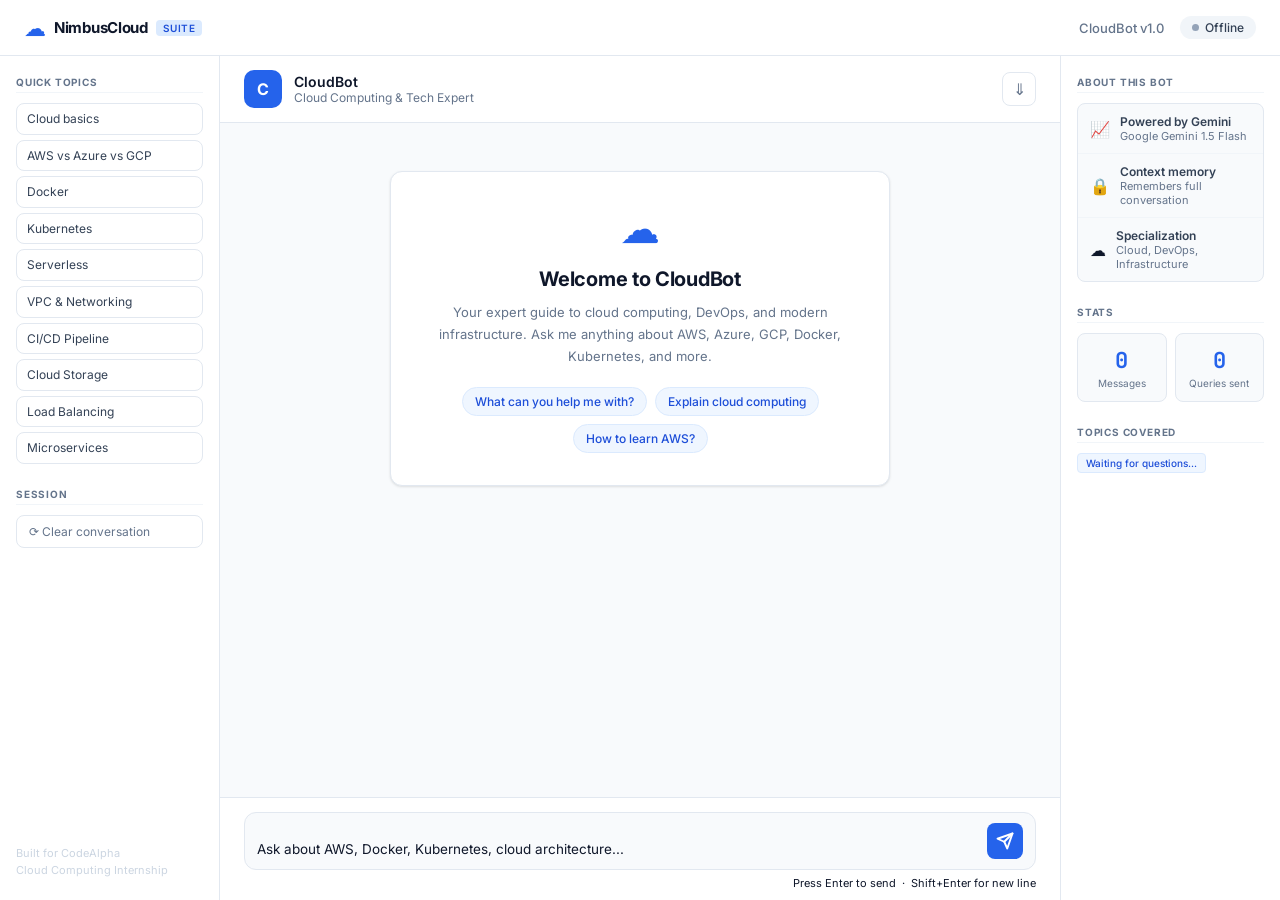
<file: Task2 -CloudBot AI/index.html>
<!DOCTYPE html>
<html lang="en">
<head>
  <meta charset="UTF-8" />
  <meta name="viewport" content="width=device-width, initial-scale=1.0"/>
  <title>CloudBot — NimbusCloud Suite</title>
  <link rel="preconnect" href="https://fonts.googleapis.com">
  <link rel="stylesheet" href="https://fonts.googleapis.com/css2?family=Inter:wght@300;400;500;600;700&family=JetBrains+Mono:wght@400;500&display=swap">
  <link rel="stylesheet" href="style.css" />
</head>
<body>

  <!-- Top navbar -->
  <nav class="navbar">
    <div class="nav-left">
      <div class="brand-logo">
        <span class="logo-icon">&#9729;</span>
        <span class="brand-name">NimbusCloud</span>
        <span class="brand-tag">Suite</span>
      </div>
    </div>
    <div class="nav-right">
      <span class="nav-module">CloudBot v1.0</span>
      <span class="status-pill" id="statusPill">
        <span class="status-dot" id="statusDot"></span>
        <span id="statusText">Connecting...</span>
      </span>
    </div>
  </nav>

  <!-- Main layout -->
  <div class="app-layout">

    <!-- Left sidebar -->
    <aside class="sidebar">
      <div class="sidebar-section">
        <p class="sidebar-label">Quick Topics</p>
        <div class="chip-grid">
          <button class="chip" onclick="sendQuick('What is cloud computing?')">Cloud basics</button>
          <button class="chip" onclick="sendQuick('Explain AWS vs Azure vs GCP differences')">AWS vs Azure vs GCP</button>
          <button class="chip" onclick="sendQuick('What is Docker and how does it work?')">Docker</button>
          <button class="chip" onclick="sendQuick('What is Kubernetes and when should I use it?')">Kubernetes</button>
          <button class="chip" onclick="sendQuick('Explain serverless computing with examples')">Serverless</button>
          <button class="chip" onclick="sendQuick('What is a VPC in cloud networking?')">VPC & Networking</button>
          <button class="chip" onclick="sendQuick('What is CI/CD and how do I set it up?')">CI/CD Pipeline</button>
          <button class="chip" onclick="sendQuick('Explain cloud storage types: object, block, file')">Cloud Storage</button>
          <button class="chip" onclick="sendQuick('What is load balancing in cloud?')">Load Balancing</button>
          <button class="chip" onclick="sendQuick('Explain microservices architecture')">Microservices</button>
        </div>
      </div>

      <div class="sidebar-section">
        <p class="sidebar-label">Session</p>
        <button class="btn-clear" onclick="clearChat()">
          &#10227; Clear conversation
        </button>
      </div>

      <div class="sidebar-footer">
        <p>Built for CodeAlpha</p>
        <p>Cloud Computing Internship</p>
      </div>
    </aside>

    <!-- Chat area -->
    <main class="chat-area">

      <!-- Chat header -->
      <div class="chat-header">
        <div class="bot-avatar">C</div>
        <div class="bot-info">
          <p class="bot-name">CloudBot</p>
          <p class="bot-desc">Cloud Computing &amp; Tech Expert</p>
        </div>
        <div class="header-actions">
          <button class="icon-btn" title="Export chat" onclick="exportChat()">&#8659;</button>
        </div>
      </div>

      <!-- Messages container -->
      <div class="messages-wrap" id="messagesWrap">

        <!-- Welcome card -->
        <div class="welcome-card">
          <div class="welcome-icon">&#9729;</div>
          <h2>Welcome to CloudBot</h2>
          <p>Your expert guide to cloud computing, DevOps, and modern infrastructure. Ask me anything about AWS, Azure, GCP, Docker, Kubernetes, and more.</p>
          <div class="welcome-chips">
            <span onclick="sendQuick('What can you help me with?')">What can you help me with?</span>
            <span onclick="sendQuick('Explain cloud computing to a beginner')">Explain cloud computing</span>
            <span onclick="sendQuick('How do I start learning AWS?')">How to learn AWS?</span>
          </div>
        </div>

      </div>

      <!-- Typing indicator (hidden by default) -->
      <div class="typing-bar" id="typingBar" style="display:none">
        <div class="typing-dots">
          <span></span><span></span><span></span>
        </div>
        <p>CloudBot is thinking...</p>
      </div>

      <!-- Input area -->
      <div class="input-area">
        <div class="input-box">
          <textarea
            id="userInput"
            placeholder="Ask about AWS, Docker, Kubernetes, cloud architecture..."
            rows="1"
            onkeydown="handleKey(event)"
            oninput="autoResize(this)"
          ></textarea>
          <button class="send-btn" id="sendBtn" onclick="sendMessage()">
            <svg width="18" height="18" viewBox="0 0 24 24" fill="none" stroke="currentColor" stroke-width="2.5" stroke-linecap="round" stroke-linejoin="round">
              <line x1="22" y1="2" x2="11" y2="13"></line>
              <polygon points="22 2 15 22 11 13 2 9 22 2"></polygon>
            </svg>
          </button>
        </div>
        <p class="input-hint">Press Enter to send &nbsp;·&nbsp; Shift+Enter for new line</p>
      </div>

    </main>

    <!-- Right info panel -->
    <aside class="info-panel">
      <div class="info-section">
        <p class="sidebar-label">About this bot</p>
        <div class="info-card">
          <div class="info-row">
            <span class="info-icon">&#128200;</span>
            <div>
              <p class="info-title">Powered by Gemini</p>
              <p class="info-sub">Google Gemini 1.5 Flash</p>
            </div>
          </div>
          <div class="info-row">
            <span class="info-icon">&#128274;</span>
            <div>
              <p class="info-title">Context memory</p>
              <p class="info-sub">Remembers full conversation</p>
            </div>
          </div>
          <div class="info-row">
            <span class="info-icon">&#9729;</span>
            <div>
              <p class="info-title">Specialization</p>
              <p class="info-sub">Cloud, DevOps, Infrastructure</p>
            </div>
          </div>
        </div>
      </div>

      <div class="info-section">
        <p class="sidebar-label">Stats</p>
        <div class="stats-grid">
          <div class="stat-box">
            <p class="stat-num" id="statMsgs">0</p>
            <p class="stat-label">Messages</p>
          </div>
          <div class="stat-box">
            <p class="stat-num" id="statQueries">0</p>
            <p class="stat-label">Queries sent</p>
          </div>
        </div>
      </div>

      <div class="info-section">
        <p class="sidebar-label">Topics covered</p>
        <div class="coverage-list" id="coverageList">
          <span class="coverage-tag">Waiting for questions...</span>
        </div>
      </div>
    </aside>

  </div>

  <script src="script.js"></script>
</body>
</html>
</file>
<file: Task2 -CloudBot AI/style.css>
*, *::before, *::after {
  box-sizing: border-box;
  margin: 0;
  padding: 0;
}

:root {
  --blue-700: #1d4ed8;
  --blue-600: #2563eb;
  --blue-500: #3b82f6;
  --blue-100: #dbeafe;
  --blue-50:  #eff6ff;
  --slate-900: #0f172a;
  --slate-700: #334155;
  --slate-500: #64748b;
  --slate-300: #cbd5e1;
  --slate-200: #e2e8f0;
  --slate-100: #f1f5f9;
  --slate-50:  #f8fafc;
  --white: #ffffff;
  --radius: 12px;
  --radius-sm: 8px;
  --shadow: 0 1px 3px rgba(0,0,0,0.08), 0 1px 2px rgba(0,0,0,0.04);
  --shadow-md: 0 4px 12px rgba(0,0,0,0.08);
}

body {
  font-family: 'Inter', sans-serif;
  background: var(--slate-50);
  color: var(--slate-900);
  height: 100vh;
  display: flex;
  flex-direction: column;
  overflow: hidden;
}

/* ─── Navbar ─── */
.navbar {
  height: 56px;
  background: var(--white);
  border-bottom: 1px solid var(--slate-200);
  display: flex;
  align-items: center;
  justify-content: space-between;
  padding: 0 24px;
  flex-shrink: 0;
  z-index: 10;
}

.nav-left, .nav-right {
  display: flex;
  align-items: center;
  gap: 16px;
}

.brand-logo {
  display: flex;
  align-items: center;
  gap: 8px;
}

.logo-icon {
  font-size: 22px;
  color: var(--blue-600);
}

.brand-name {
  font-size: 15px;
  font-weight: 700;
  color: var(--slate-900);
  letter-spacing: -0.3px;
}

.brand-tag {
  font-size: 10px;
  font-weight: 600;
  background: var(--blue-100);
  color: var(--blue-700);
  padding: 2px 7px;
  border-radius: 4px;
  letter-spacing: 0.5px;
  text-transform: uppercase;
}

.nav-module {
  font-size: 13px;
  color: var(--slate-500);
  font-weight: 500;
}

.status-pill {
  display: flex;
  align-items: center;
  gap: 6px;
  background: var(--slate-100);
  border-radius: 20px;
  padding: 4px 12px;
  font-size: 12px;
  font-weight: 500;
  color: var(--slate-700);
}

.status-dot {
  width: 7px;
  height: 7px;
  border-radius: 50%;
  background: #94a3b8;
}

.status-dot.online {
  background: #22c55e;
  box-shadow: 0 0 0 2px #bbf7d0;
  animation: pulse-green 2s infinite;
}

@keyframes pulse-green {
  0%, 100% { box-shadow: 0 0 0 2px #bbf7d0; }
  50% { box-shadow: 0 0 0 4px #86efac; }
}

/* ─── Layout ─── */
.app-layout {
  display: grid;
  grid-template-columns: 220px 1fr 220px;
  flex: 1;
  overflow: hidden;
}

/* ─── Sidebars ─── */
.sidebar, .info-panel {
  background: var(--white);
  border-right: 1px solid var(--slate-200);
  overflow-y: auto;
  padding: 20px 16px;
  display: flex;
  flex-direction: column;
  gap: 24px;
}

.info-panel {
  border-right: none;
  border-left: 1px solid var(--slate-200);
}

.sidebar-section {
  display: flex;
  flex-direction: column;
  gap: 10px;
}

.sidebar-label {
  font-size: 10px;
  font-weight: 700;
  text-transform: uppercase;
  letter-spacing: 0.8px;
  color: var(--slate-500);
  padding-bottom: 4px;
  border-bottom: 1px solid var(--slate-100);
}

.chip-grid {
  display: flex;
  flex-direction: column;
  gap: 5px;
}

.chip {
  background: none;
  border: 1px solid var(--slate-200);
  border-radius: var(--radius-sm);
  padding: 7px 10px;
  font-size: 12px;
  font-family: 'Inter', sans-serif;
  color: var(--slate-700);
  cursor: pointer;
  text-align: left;
  transition: all 0.15s;
  line-height: 1.3;
}

.chip:hover {
  background: var(--blue-50);
  border-color: var(--blue-500);
  color: var(--blue-700);
}

.btn-clear {
  width: 100%;
  background: none;
  border: 1px solid var(--slate-200);
  border-radius: var(--radius-sm);
  padding: 8px 12px;
  font-size: 12px;
  font-family: 'Inter', sans-serif;
  color: var(--slate-500);
  cursor: pointer;
  text-align: left;
  transition: all 0.15s;
}

.btn-clear:hover {
  background: #fef2f2;
  border-color: #fca5a5;
  color: #ef4444;
}

.sidebar-footer {
  margin-top: auto;
  font-size: 11px;
  color: var(--slate-300);
  line-height: 1.6;
}

/* ─── Chat area ─── */
.chat-area {
  display: flex;
  flex-direction: column;
  overflow: hidden;
  background: var(--slate-50);
}

.chat-header {
  background: var(--white);
  border-bottom: 1px solid var(--slate-200);
  padding: 14px 24px;
  display: flex;
  align-items: center;
  gap: 12px;
  flex-shrink: 0;
}

.bot-avatar {
  width: 38px;
  height: 38px;
  background: var(--blue-600);
  color: var(--white);
  border-radius: 10px;
  display: flex;
  align-items: center;
  justify-content: center;
  font-weight: 700;
  font-size: 16px;
  flex-shrink: 0;
}

.bot-name {
  font-weight: 600;
  font-size: 14px;
  color: var(--slate-900);
}

.bot-desc {
  font-size: 12px;
  color: var(--slate-500);
}

.header-actions {
  margin-left: auto;
}

.icon-btn {
  background: none;
  border: 1px solid var(--slate-200);
  border-radius: var(--radius-sm);
  width: 34px;
  height: 34px;
  cursor: pointer;
  font-size: 16px;
  color: var(--slate-500);
  display: flex;
  align-items: center;
  justify-content: center;
  transition: all 0.15s;
}

.icon-btn:hover {
  background: var(--slate-100);
  color: var(--slate-700);
}

/* ─── Messages ─── */
.messages-wrap {
  flex: 1;
  overflow-y: auto;
  padding: 24px;
  display: flex;
  flex-direction: column;
  gap: 20px;
  scroll-behavior: smooth;
}

.messages-wrap::-webkit-scrollbar {
  width: 4px;
}
.messages-wrap::-webkit-scrollbar-track { background: transparent; }
.messages-wrap::-webkit-scrollbar-thumb { background: var(--slate-200); border-radius: 4px; }

/* Welcome card */
.welcome-card {
  background: var(--white);
  border: 1px solid var(--slate-200);
  border-radius: var(--radius);
  padding: 32px;
  text-align: center;
  max-width: 500px;
  margin: 24px auto 0;
  box-shadow: var(--shadow);
}

.welcome-icon {
  font-size: 40px;
  margin-bottom: 14px;
  color: var(--blue-600);
}

.welcome-card h2 {
  font-size: 20px;
  font-weight: 700;
  color: var(--slate-900);
  margin-bottom: 10px;
  letter-spacing: -0.3px;
}

.welcome-card p {
  font-size: 13px;
  color: var(--slate-500);
  line-height: 1.7;
  margin-bottom: 20px;
}

.welcome-chips {
  display: flex;
  flex-wrap: wrap;
  gap: 8px;
  justify-content: center;
}

.welcome-chips span {
  background: var(--blue-50);
  border: 1px solid var(--blue-100);
  color: var(--blue-700);
  font-size: 12px;
  padding: 6px 12px;
  border-radius: 20px;
  cursor: pointer;
  transition: all 0.15s;
  font-weight: 500;
}

.welcome-chips span:hover {
  background: var(--blue-100);
}

/* Message rows */
.msg-row {
  display: flex;
  gap: 10px;
  align-items: flex-start;
  animation: fadeIn 0.2s ease;
}

@keyframes fadeIn {
  from { opacity: 0; transform: translateY(6px); }
  to   { opacity: 1; transform: translateY(0); }
}

.msg-row.user-row {
  flex-direction: row-reverse;
}

.msg-avatar {
  width: 32px;
  height: 32px;
  border-radius: 8px;
  flex-shrink: 0;
  display: flex;
  align-items: center;
  justify-content: center;
  font-size: 13px;
  font-weight: 700;
}

.msg-avatar.bot-av {
  background: var(--blue-600);
  color: var(--white);
}

.msg-avatar.user-av {
  background: var(--slate-200);
  color: var(--slate-700);
}

.msg-content {
  display: flex;
  flex-direction: column;
  gap: 4px;
  max-width: 72%;
}

.msg-row.user-row .msg-content {
  align-items: flex-end;
}

.msg-bubble {
  padding: 12px 16px;
  border-radius: 12px;
  font-size: 13.5px;
  line-height: 1.7;
  word-break: break-word;
  position: relative;
}

.bot-bubble {
  background: var(--white);
  border: 1px solid var(--slate-200);
  color: var(--slate-800);
  border-top-left-radius: 4px;
  box-shadow: var(--shadow);
}

.user-bubble {
  background: var(--blue-600);
  color: var(--white);
  border-top-right-radius: 4px;
}

/* Format markdown-ish output */
.bot-bubble strong { font-weight: 600; }
.bot-bubble ul, .bot-bubble ol {
  padding-left: 18px;
  margin: 6px 0;
}
.bot-bubble li { margin: 3px 0; }
.bot-bubble code {
  font-family: 'JetBrains Mono', monospace;
  font-size: 12px;
  background: var(--slate-100);
  padding: 1px 5px;
  border-radius: 4px;
  color: var(--blue-700);
}
.bot-bubble pre {
  background: var(--slate-900);
  color: #e2e8f0;
  padding: 12px 14px;
  border-radius: 8px;
  overflow-x: auto;
  font-family: 'JetBrains Mono', monospace;
  font-size: 12px;
  margin: 8px 0;
  line-height: 1.6;
}

.msg-meta {
  display: flex;
  align-items: center;
  gap: 8px;
}

.msg-time {
  font-size: 11px;
  color: var(--slate-400);
}

.copy-btn {
  background: none;
  border: none;
  font-size: 11px;
  color: var(--slate-400);
  cursor: pointer;
  padding: 0;
  font-family: 'Inter', sans-serif;
  transition: color 0.15s;
}

.copy-btn:hover { color: var(--blue-600); }

/* Typing indicator */
.typing-bar {
  padding: 10px 24px;
  display: flex;
  align-items: center;
  gap: 10px;
  flex-shrink: 0;
}

.typing-bar p {
  font-size: 12px;
  color: var(--slate-500);
  font-style: italic;
}

.typing-dots {
  display: flex;
  gap: 4px;
  align-items: center;
}

.typing-dots span {
  width: 6px;
  height: 6px;
  border-radius: 50%;
  background: var(--blue-400);
  animation: bounce 1.2s infinite;
}

.typing-dots span:nth-child(2) { animation-delay: 0.15s; }
.typing-dots span:nth-child(3) { animation-delay: 0.3s; }

@keyframes bounce {
  0%, 80%, 100% { transform: translateY(0); opacity: 0.4; }
  40% { transform: translateY(-5px); opacity: 1; }
}

/* Input area */
.input-area {
  background: var(--white);
  border-top: 1px solid var(--slate-200);
  padding: 14px 24px 10px;
  flex-shrink: 0;
}

.input-box {
  display: flex;
  align-items: flex-end;
  gap: 10px;
  background: var(--slate-50);
  border: 1.5px solid var(--slate-200);
  border-radius: var(--radius);
  padding: 10px 12px;
  transition: border-color 0.15s;
}

.input-box:focus-within {
  border-color: var(--blue-500);
  background: var(--white);
}

.input-box textarea {
  flex: 1;
  border: none;
  background: transparent;
  font-family: 'Inter', sans-serif;
  font-size: 13.5px;
  color: var(--slate-900);
  resize: none;
  outline: none;
  line-height: 1.5;
  max-height: 120px;
  overflow-y: auto;
}

.input-box textarea::placeholder { color: var(--slate-400); }

.send-btn {
  background: var(--blue-600);
  color: var(--white);
  border: none;
  border-radius: 8px;
  width: 36px;
  height: 36px;
  cursor: pointer;
  display: flex;
  align-items: center;
  justify-content: center;
  flex-shrink: 0;
  transition: background 0.15s;
}

.send-btn:hover { background: var(--blue-700); }
.send-btn:disabled { background: var(--slate-300); cursor: not-allowed; }

.input-hint {
  font-size: 11px;
  color: var(--slate-400);
  margin-top: 6px;
  text-align: right;
}

/* Info panel */
.info-section {
  display: flex;
  flex-direction: column;
  gap: 10px;
}

.info-card {
  background: var(--slate-50);
  border: 1px solid var(--slate-200);
  border-radius: var(--radius-sm);
  overflow: hidden;
}

.info-row {
  display: flex;
  align-items: center;
  gap: 10px;
  padding: 10px 12px;
  border-bottom: 1px solid var(--slate-100);
}

.info-row:last-child { border-bottom: none; }

.info-icon { font-size: 16px; }

.info-title {
  font-size: 12px;
  font-weight: 600;
  color: var(--slate-700);
}

.info-sub {
  font-size: 11px;
  color: var(--slate-500);
}

.stats-grid {
  display: grid;
  grid-template-columns: 1fr 1fr;
  gap: 8px;
}

.stat-box {
  background: var(--slate-50);
  border: 1px solid var(--slate-200);
  border-radius: var(--radius-sm);
  padding: 12px;
  text-align: center;
}

.stat-num {
  font-size: 22px;
  font-weight: 700;
  color: var(--blue-600);
  font-family: 'JetBrains Mono', monospace;
}

.stat-label {
  font-size: 10px;
  color: var(--slate-500);
  margin-top: 2px;
}

.coverage-list {
  display: flex;
  flex-wrap: wrap;
  gap: 5px;
}

.coverage-tag {
  background: var(--blue-50);
  border: 1px solid var(--blue-100);
  color: var(--blue-700);
  font-size: 10px;
  padding: 3px 8px;
  border-radius: 4px;
  font-weight: 500;
}

.coverage-tag.empty {
  background: var(--slate-50);
  border-color: var(--slate-200);
  color: var(--slate-400);
}
</file>
